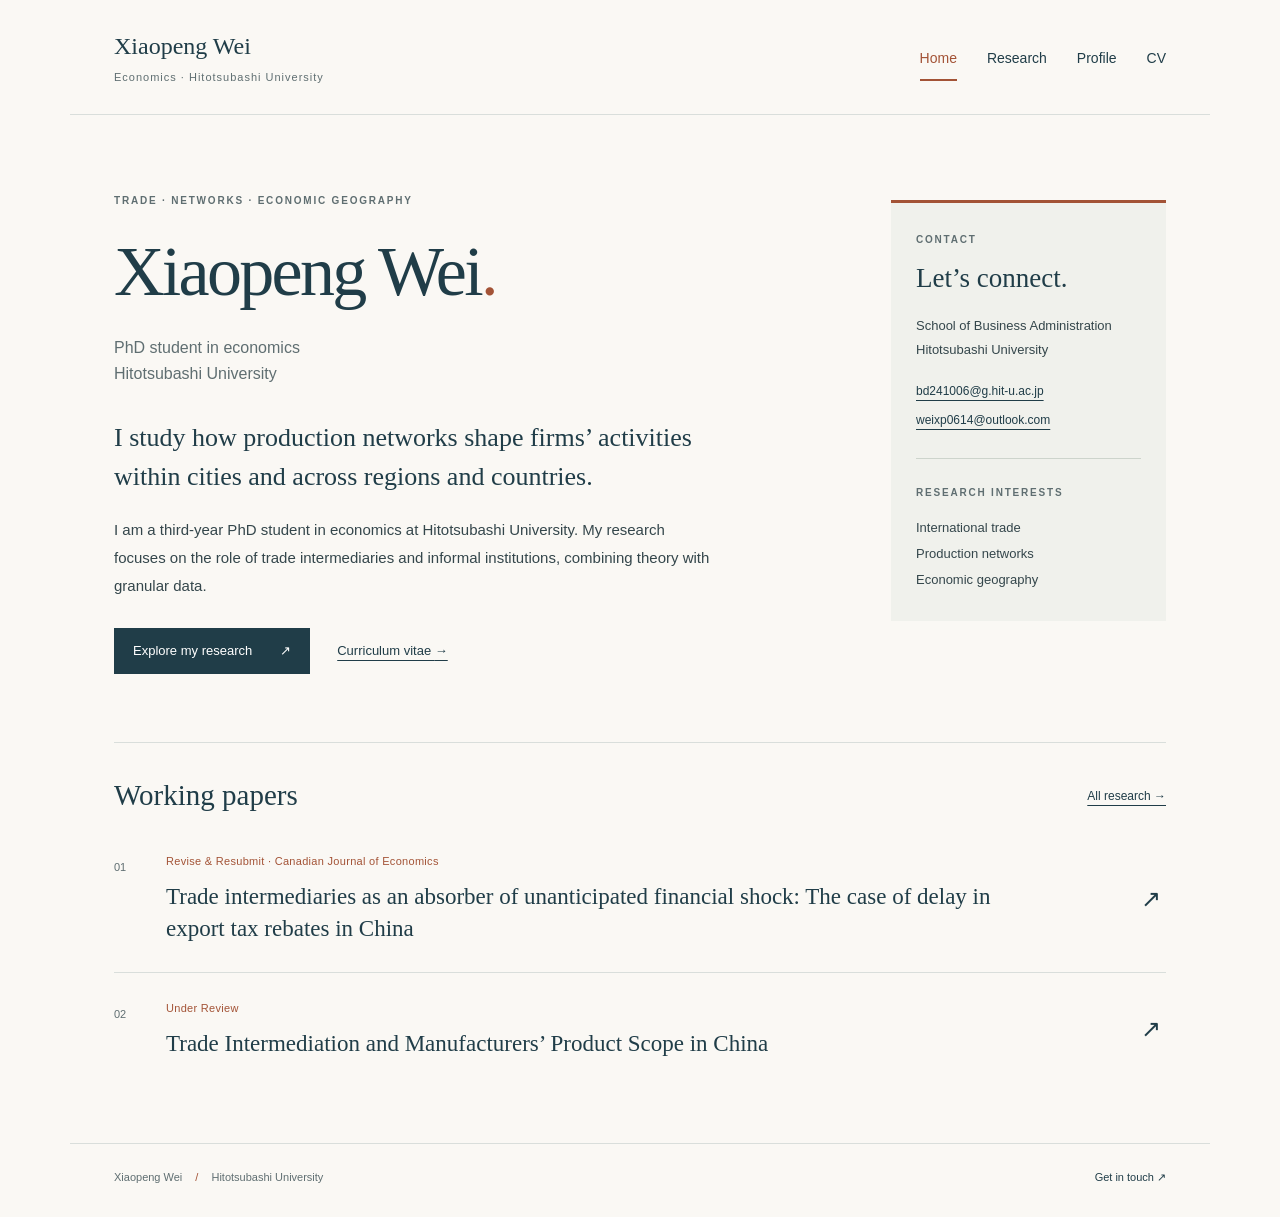
<file: index.html>
<!doctype html>
<html lang="en">
<head>
<meta charset="utf-8">
<meta name="viewport" content="width=device-width, initial-scale=1">
<title>Xiaopeng Wei | Economics · Hitotsubashi University</title>
<meta name="description" content="Xiaopeng Wei is a PhD student at Hitotsubashi University studying trade, production networks, and economic geography.">
<meta name="author" content="Xiaopeng Wei">
<meta name="theme-color" content="#203d48">
<meta property="og:type" content="website">
<meta property="og:title" content="Xiaopeng Wei | Economics · Hitotsubashi University">
<meta property="og:description" content="Xiaopeng Wei is a PhD student at Hitotsubashi University studying trade, production networks, and economic geography.">
<!-- SITE_URL_START -->
<link rel="canonical" href="https://weixiaopeng-trade.github.io/">
<meta property="og:url" content="https://weixiaopeng-trade.github.io/">
<!-- SITE_URL_END -->
<link rel="icon" href="favicon.svg" type="image/svg+xml">
<link rel="stylesheet" href="style.css">
<script type="application/ld+json">{"@context": "https://schema.org", "@type": "Person", "name": "Xiaopeng Wei", "jobTitle": "PhD student", "affiliation": {"@type": "CollegeOrUniversity", "name": "Hitotsubashi University"}, "knowsAbout": ["International trade", "Production networks", "Economic geography"]}</script>
</head>
<body>
<a class="skip" href="#main">Skip to content</a>
<header class="header wrap"><a class="wordmark" href="index.html">Xiaopeng Wei<span>Economics · Hitotsubashi University</span></a><nav aria-label="Main navigation"><a href="index.html" aria-current="page">Home</a><a href="research.html">Research</a><a href="profile.html">Profile</a><a href="cv.html">CV</a></nav></header>
<main id="main" class="wrap">
<section class="hero">
<div class="intro"><p class="eyebrow">Trade · Networks · Economic geography</p><h1>Xiaopeng Wei<span class="accent">.</span></h1><p class="position">PhD student in economics<br>Hitotsubashi University</p><p class="lead">I study how production networks shape firms’ activities within cities and across regions and countries.</p><p class="bio">I am a third-year PhD student in economics at Hitotsubashi University. My research focuses on the role of trade intermediaries and informal institutions, combining theory with granular data.</p><div class="actions"><a class="button" href="research.html">Explore my research <span aria-hidden="true">↗</span></a><a class="text-link" href="cv.html">Curriculum vitae <span aria-hidden="true">→</span></a></div></div>
<aside class="contact"><span class="eyebrow">Contact</span><h2>Let’s connect.</h2><p>School of Business Administration<br>Hitotsubashi University</p><a href="mailto:bd241006@g.hit-u.ac.jp">bd241006@g.hit-u.ac.jp</a><a href="mailto:weixp0614@outlook.com">weixp0614@outlook.com</a><div class="contact-rule"></div><span class="eyebrow">Research interests</span><ul><li>International trade</li><li>Production networks</li><li>Economic geography</li></ul></aside>
</section>
<section class="section"><div class="section-heading"><h2>Working papers</h2><a href="research.html">All research <span aria-hidden="true">→</span></a></div>
<article class="paper-row"><span class="paper-number">01</span><div><p class="status">Revise &amp; Resubmit · Canadian Journal of Economics</p><h3><a href="research.html#paper-2">Trade intermediaries as an absorber of unanticipated financial shock: The case of delay in export tax rebates in China</a></h3></div><a class="arrow" href="research.html#paper-2" aria-label="Read abstract: Trade intermediaries as an absorber of unanticipated financial shock: The case of delay in export tax rebates in China">↗</a></article><article class="paper-row"><span class="paper-number">02</span><div><p class="status">Under Review</p><h3><a href="research.html#paper-1">Trade Intermediation and Manufacturers’ Product Scope in China</a></h3></div><a class="arrow" href="research.html#paper-1" aria-label="Read abstract: Trade Intermediation and Manufacturers’ Product Scope in China">↗</a></article>
</section></main>
<footer class="wrap footer"><span>Xiaopeng Wei <span class="dot">/</span> Hitotsubashi University</span><a href="mailto:bd241006@g.hit-u.ac.jp">Get in touch <span aria-hidden="true">↗</span></a></footer>
</body></html>
</file>
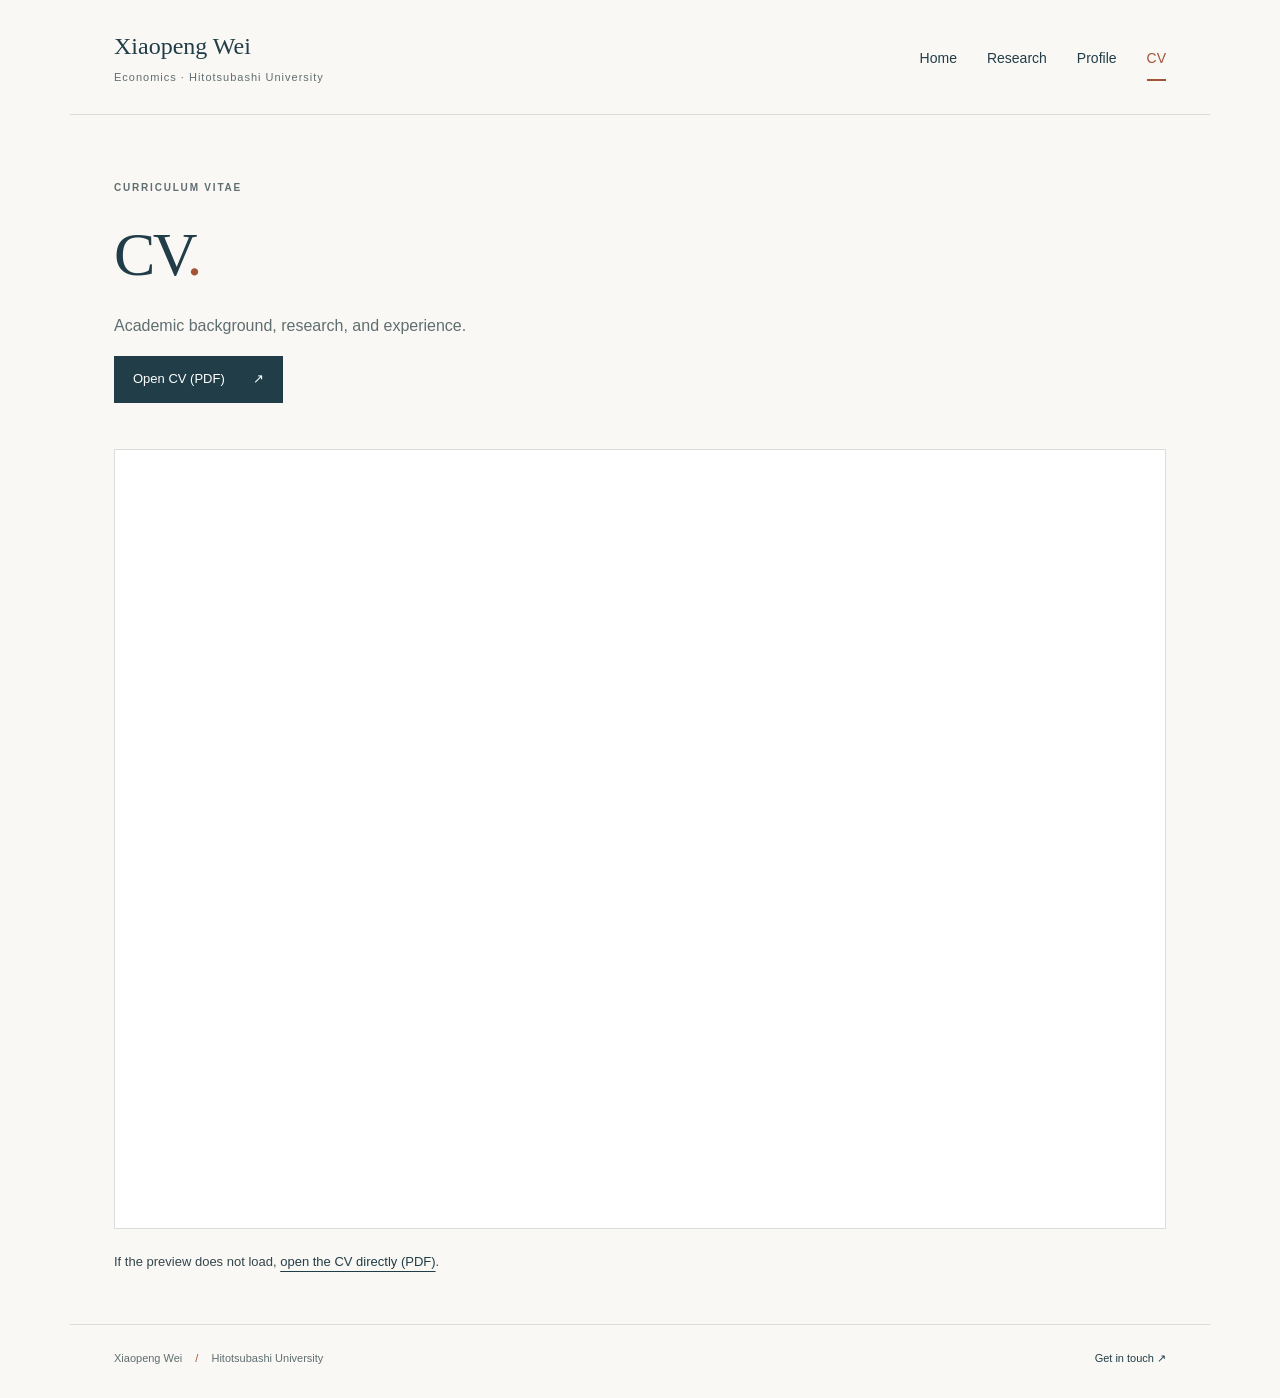
<file: cv.html>
<!doctype html>
<html lang="en">
<head>
<meta charset="utf-8">
<meta name="viewport" content="width=device-width, initial-scale=1">
<title>Curriculum Vitae | Xiaopeng Wei</title>
<meta name="description" content="View the academic curriculum vitae of Xiaopeng Wei at Hitotsubashi University.">
<meta name="author" content="Xiaopeng Wei">
<meta name="theme-color" content="#203d48">
<meta property="og:type" content="website">
<meta property="og:title" content="Curriculum Vitae | Xiaopeng Wei">
<meta property="og:description" content="View the academic curriculum vitae of Xiaopeng Wei at Hitotsubashi University.">
<!-- SITE_URL_START -->
<link rel="canonical" href="https://weixiaopeng-trade.github.io/cv.html">
<meta property="og:url" content="https://weixiaopeng-trade.github.io/cv.html">
<!-- SITE_URL_END -->
<link rel="icon" href="favicon.svg" type="image/svg+xml">
<link rel="stylesheet" href="style.css">
<script type="application/ld+json">{"@context": "https://schema.org", "@type": "Person", "name": "Xiaopeng Wei", "jobTitle": "PhD student", "affiliation": {"@type": "CollegeOrUniversity", "name": "Hitotsubashi University"}, "knowsAbout": ["International trade", "Production networks", "Economic geography"]}</script>
</head>
<body>
<a class="skip" href="#main">Skip to content</a>
<header class="header wrap"><a class="wordmark" href="index.html">Xiaopeng Wei<span>Economics · Hitotsubashi University</span></a><nav aria-label="Main navigation"><a href="index.html">Home</a><a href="research.html">Research</a><a href="profile.html">Profile</a><a href="cv.html" aria-current="page">CV</a></nav></header>
<main id="main" class="wrap">
<div class="page-title"><p class="eyebrow">Curriculum vitae</p><h1>CV<span class="accent">.</span></h1><p>Academic background, research, and experience.</p><a class="button" href="cv.pdf" target="_blank" rel="noopener">Open CV (PDF) <span aria-hidden="true">↗</span></a></div>
<section class="cv-panel" aria-label="Academic curriculum vitae"><iframe title="Academic CV of Xiaopeng Wei (PDF)" src="cv.pdf" loading="lazy"></iframe><p>If the preview does not load, <a href="cv.pdf">open the CV directly (PDF)</a>.</p></section></main>
<footer class="wrap footer"><span>Xiaopeng Wei <span class="dot">/</span> Hitotsubashi University</span><a href="mailto:bd241006@g.hit-u.ac.jp">Get in touch <span aria-hidden="true">↗</span></a></footer>
</body></html>
</file>
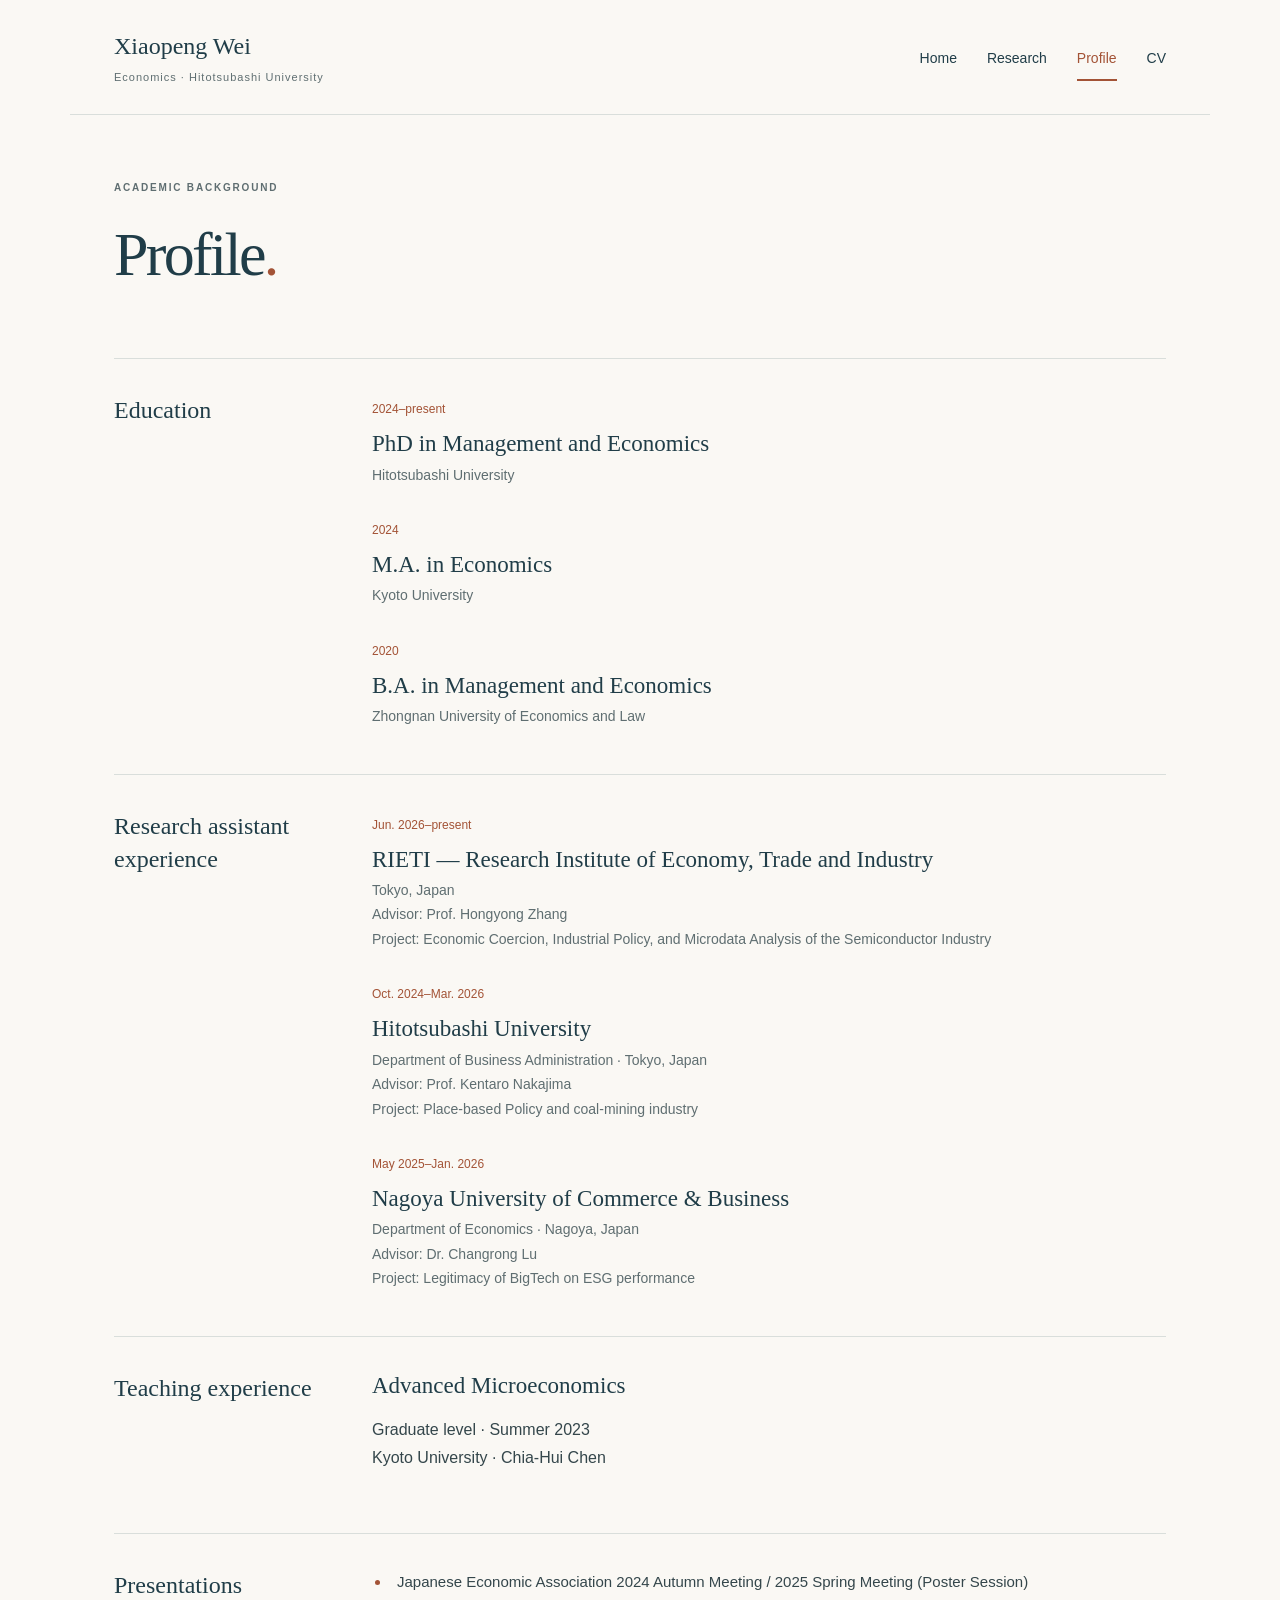
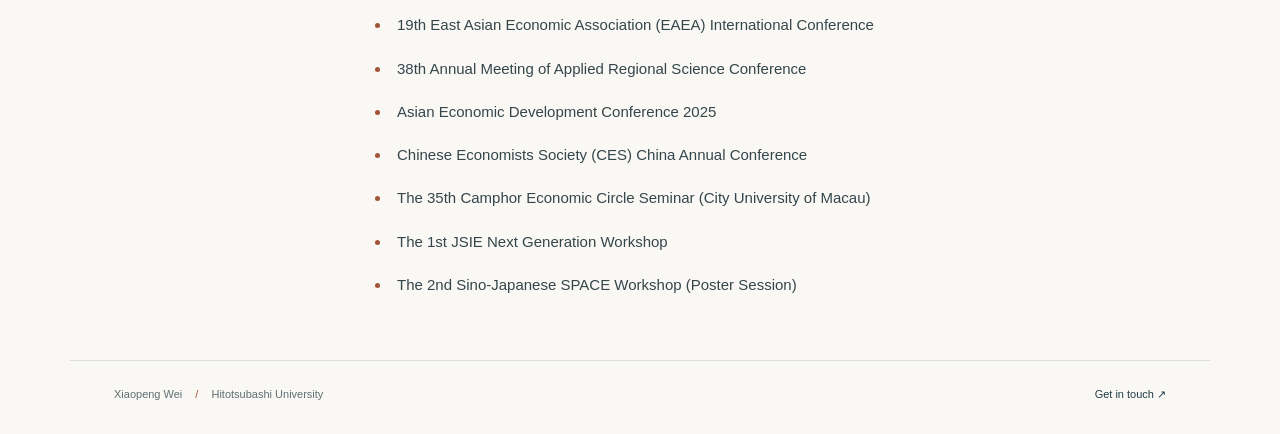
<file: profile.html>
<!doctype html>
<html lang="en">
<head>
<meta charset="utf-8">
<meta name="viewport" content="width=device-width, initial-scale=1">
<title>Profile | Xiaopeng Wei</title>
<meta name="description" content="Education, research assistant experience, teaching, and conference presentations of Xiaopeng Wei, PhD student at Hitotsubashi University.">
<meta name="author" content="Xiaopeng Wei">
<meta name="theme-color" content="#203d48">
<meta property="og:type" content="website">
<meta property="og:title" content="Profile | Xiaopeng Wei">
<meta property="og:description" content="Education, research assistant experience, teaching, and conference presentations of Xiaopeng Wei, PhD student at Hitotsubashi University.">
<!-- SITE_URL_START -->
<link rel="canonical" href="https://weixiaopeng-trade.github.io/profile.html">
<meta property="og:url" content="https://weixiaopeng-trade.github.io/profile.html">
<!-- SITE_URL_END -->
<link rel="icon" href="favicon.svg" type="image/svg+xml">
<link rel="stylesheet" href="style.css">
<script type="application/ld+json">{"@context": "https://schema.org", "@type": "Person", "name": "Xiaopeng Wei", "jobTitle": "PhD student", "affiliation": {"@type": "CollegeOrUniversity", "name": "Hitotsubashi University"}, "knowsAbout": ["International trade", "Production networks", "Economic geography"]}</script>
</head>
<body>
<a class="skip" href="#main">Skip to content</a>
<header class="header wrap"><a class="wordmark" href="index.html">Xiaopeng Wei<span>Economics · Hitotsubashi University</span></a><nav aria-label="Main navigation"><a href="index.html">Home</a><a href="research.html">Research</a><a href="profile.html" aria-current="page">Profile</a><a href="cv.html">CV</a></nav></header>
<main id="main" class="wrap">
<div class="page-title"><p class="eyebrow">Academic background</p><h1>Profile<span class="accent">.</span></h1></div>
<section class="split-section"><h2>Education</h2><div class="education"><article><span class="date">2024–present</span><h3>PhD in Management and Economics</h3><p>Hitotsubashi University</p></article><article><span class="date">2024</span><h3>M.A. in Economics</h3><p>Kyoto University</p></article><article><span class="date">2020</span><h3>B.A. in Management and Economics</h3><p>Zhongnan University of Economics and Law</p></article></div></section>
<section class="split-section"><h2>Research assistant experience</h2><div class="education">
<article><span class="date">Jun. 2026–present</span><h3>RIETI — Research Institute of Economy, Trade and Industry</h3><p>Tokyo, Japan<br>Advisor: Prof. Hongyong Zhang</p><p>Project: Economic Coercion, Industrial Policy, and Microdata Analysis of the Semiconductor Industry</p></article>
<article><span class="date">Oct. 2024–Mar. 2026</span><h3>Hitotsubashi University</h3><p>Department of Business Administration · Tokyo, Japan<br>Advisor: Prof. Kentaro Nakajima</p><p>Project: Place-based Policy and coal-mining industry</p></article>
<article><span class="date">May 2025–Jan. 2026</span><h3>Nagoya University of Commerce &amp; Business</h3><p>Department of Economics · Nagoya, Japan<br>Advisor: Dr. Changrong Lu</p><p>Project: Legitimacy of BigTech on ESG performance</p></article>
</div></section>
<section class="split-section"><h2>Teaching experience</h2><div><h3>Advanced Microeconomics</h3><p>Graduate level · Summer 2023<br>Kyoto University · Chia-Hui Chen</p></div></section>
<section class="split-section"><h2>Presentations</h2><ul class="presentations"><li>Japanese Economic Association 2024 Autumn Meeting / 2025 Spring Meeting (Poster Session)</li><li>19th East Asian Economic Association (EAEA) International Conference</li><li>38th Annual Meeting of Applied Regional Science Conference</li><li>Asian Economic Development Conference 2025</li><li>Chinese Economists Society (CES) China Annual Conference</li><li>The 35th Camphor Economic Circle Seminar (City University of Macau)</li><li>The 1st JSIE Next Generation Workshop</li><li>The 2nd Sino-Japanese SPACE Workshop (Poster Session)</li></ul></section></main>
<footer class="wrap footer"><span>Xiaopeng Wei <span class="dot">/</span> Hitotsubashi University</span><a href="mailto:bd241006@g.hit-u.ac.jp">Get in touch <span aria-hidden="true">↗</span></a></footer>
</body></html>
</file>
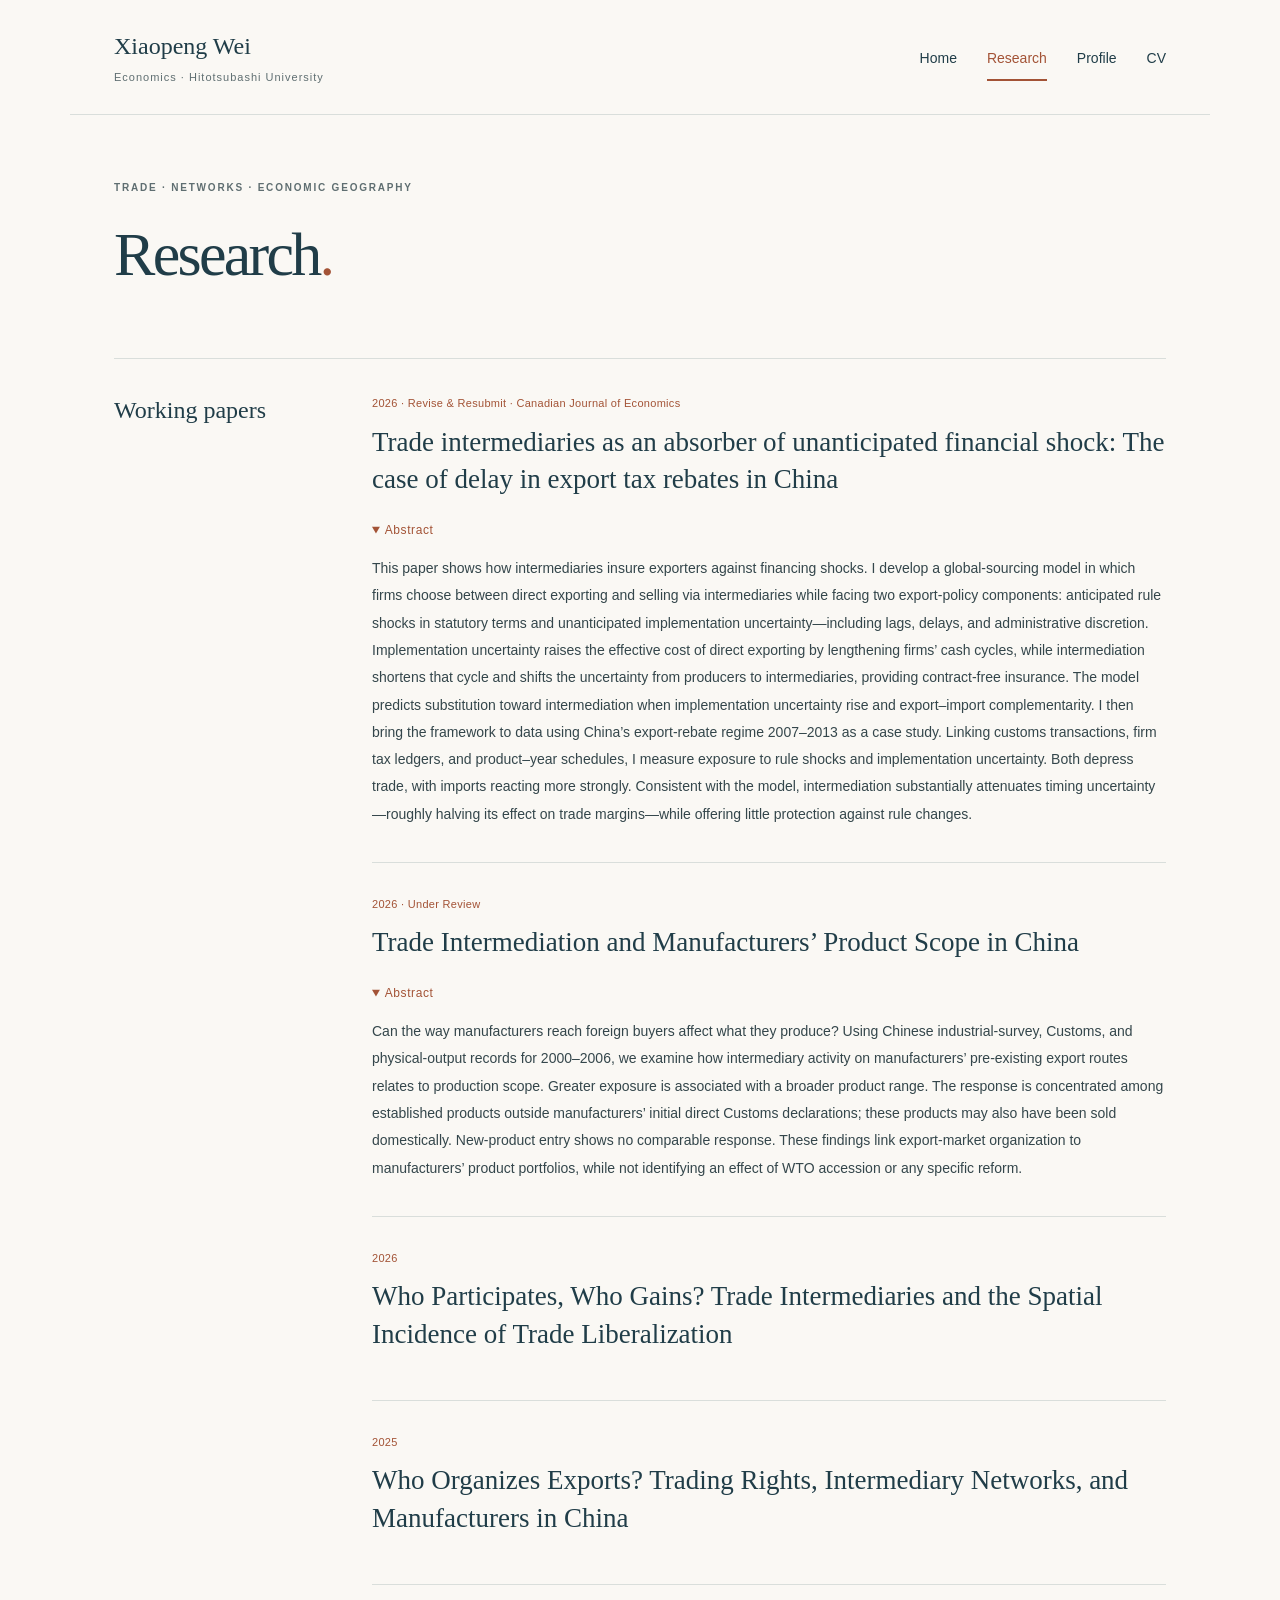
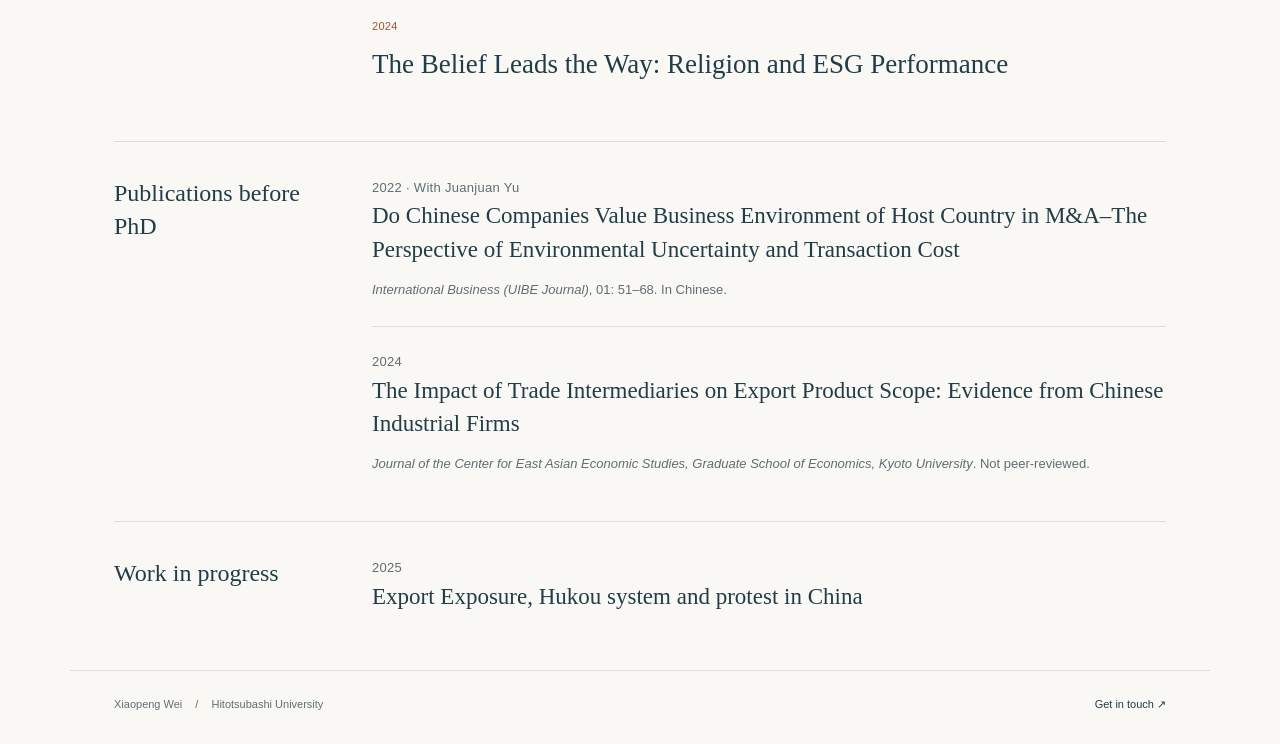
<file: research.html>
<!doctype html>
<html lang="en">
<head>
<meta charset="utf-8">
<meta name="viewport" content="width=device-width, initial-scale=1">
<title>Research | Xiaopeng Wei</title>
<meta name="description" content="Working papers and ongoing research by Xiaopeng Wei on trade intermediaries, firm scope, financial shocks, and production networks.">
<meta name="author" content="Xiaopeng Wei">
<meta name="theme-color" content="#203d48">
<meta property="og:type" content="website">
<meta property="og:title" content="Research | Xiaopeng Wei">
<meta property="og:description" content="Working papers and ongoing research by Xiaopeng Wei on trade intermediaries, firm scope, financial shocks, and production networks.">
<!-- SITE_URL_START -->
<link rel="canonical" href="https://weixiaopeng-trade.github.io/research.html">
<meta property="og:url" content="https://weixiaopeng-trade.github.io/research.html">
<!-- SITE_URL_END -->
<link rel="icon" href="favicon.svg" type="image/svg+xml">
<link rel="stylesheet" href="style.css">
<script type="application/ld+json">{"@context": "https://schema.org", "@type": "Person", "name": "Xiaopeng Wei", "jobTitle": "PhD student", "affiliation": {"@type": "CollegeOrUniversity", "name": "Hitotsubashi University"}, "knowsAbout": ["International trade", "Production networks", "Economic geography"]}</script>
</head>
<body>
<a class="skip" href="#main">Skip to content</a>
<header class="header wrap"><a class="wordmark" href="index.html">Xiaopeng Wei<span>Economics · Hitotsubashi University</span></a><nav aria-label="Main navigation"><a href="index.html">Home</a><a href="research.html" aria-current="page">Research</a><a href="profile.html">Profile</a><a href="cv.html">CV</a></nav></header>
<main id="main" class="wrap">
<div class="page-title"><p class="eyebrow">Trade · Networks · Economic geography</p><h1>Research<span class="accent">.</span></h1></div>
<section class="split-section"><h2>Working papers</h2><div><article class="paper" id="paper-2"><p class="status">2026 · Revise &amp; Resubmit · Canadian Journal of Economics</p><h3>Trade intermediaries as an absorber of unanticipated financial shock: The case of delay in export tax rebates in China</h3><details open><summary>Abstract</summary><p>This paper shows how intermediaries insure exporters against financing shocks. I develop a global-sourcing model in which firms choose between direct exporting and selling via intermediaries while facing two export-policy components: anticipated rule shocks in statutory terms and unanticipated implementation uncertainty—including lags, delays, and administrative discretion. Implementation uncertainty raises the effective cost of direct exporting by lengthening firms’ cash cycles, while intermediation shortens that cycle and shifts the uncertainty from producers to intermediaries, providing contract-free insurance. The model predicts substitution toward intermediation when implementation uncertainty rise and export–import complementarity. I then bring the framework to data using China’s export-rebate regime 2007–2013 as a case study. Linking customs transactions, firm tax ledgers, and product–year schedules, I measure exposure to rule shocks and implementation uncertainty. Both depress trade, with imports reacting more strongly. Consistent with the model, intermediation substantially attenuates timing uncertainty—roughly halving its effect on trade margins—while offering little protection against rule changes.</p></details></article><article class="paper" id="paper-1"><p class="status">2026 · Under Review</p><h3>Trade Intermediation and Manufacturers’ Product Scope in China</h3><details open><summary>Abstract</summary><p>Can the way manufacturers reach foreign buyers affect what they produce? Using Chinese industrial-survey, Customs, and physical-output records for 2000–2006, we examine how intermediary activity on manufacturers’ pre-existing export routes relates to production scope. Greater exposure is associated with a broader product range. The response is concentrated among established products outside manufacturers’ initial direct Customs declarations; these products may also have been sold domestically. New-product entry shows no comparable response. These findings link export-market organization to manufacturers’ product portfolios, while not identifying an effect of WTO accession or any specific reform.</p></details></article><article class="paper" id="paper-3"><p class="status">2026</p><h3>Who Participates, Who Gains? Trade Intermediaries and the Spatial Incidence of Trade Liberalization</h3></article><article class="paper" id="paper-4"><p class="status">2025</p><h3>Who Organizes Exports? Trading Rights, Intermediary Networks, and Manufacturers in China</h3></article><article class="paper" id="paper-5"><p class="status">2024</p><h3>The Belief Leads the Way: Religion and ESG Performance</h3></article></div></section>
<section class="split-section"><h2>Publications before PhD</h2><div><article class="wip"><p class="status">2022 · With Juanjuan Yu</p><h3>Do Chinese Companies Value Business Environment of Host Country in M&amp;A–The Perspective of Environmental Uncertainty and Transaction Cost</h3><p><em>International Business (UIBE Journal)</em>, 01: 51–68. In Chinese.</p></article><article class="wip"><p class="status">2024</p><h3>The Impact of Trade Intermediaries on Export Product Scope: Evidence from Chinese Industrial Firms</h3><p><em>Journal of the Center for East Asian Economic Studies, Graduate School of Economics, Kyoto University</em>. Not peer-reviewed.</p></article></div></section>
<section class="split-section"><h2>Work in progress</h2><div><article class="wip"><p class="status">2025</p><h3>Export Exposure, Hukou system and protest in China</h3></article></div></section></main>
<footer class="wrap footer"><span>Xiaopeng Wei <span class="dot">/</span> Hitotsubashi University</span><a href="mailto:bd241006@g.hit-u.ac.jp">Get in touch <span aria-hidden="true">↗</span></a></footer>
</body></html>
</file>
<file: style.css>
:root{--ink:#203d48;--text:#34464b;--muted:#5f6e71;--accent:#a35336;--paper:#faf8f4;--line:#d9dedb;--serif:Georgia,'Times New Roman',serif;--sans:-apple-system,BlinkMacSystemFont,'Segoe UI',Arial,sans-serif}*{box-sizing:border-box}html{scroll-behavior:smooth;scroll-padding-top:30px}body{margin:0;background:var(--paper);color:var(--text);font:16px/1.75 var(--sans);-webkit-font-smoothing:antialiased}a{color:var(--ink);text-decoration-thickness:1px;text-underline-offset:5px}a:hover{color:var(--accent)}a:focus-visible,summary:focus-visible{outline:3px solid var(--accent);outline-offset:6px}.wrap{max-width:1140px;margin:0 auto;padding-left:44px;padding-right:44px}.header{display:flex;align-items:center;justify-content:space-between;gap:32px;padding-top:31px;padding-bottom:28px;border-bottom:1px solid var(--line)}.wordmark{font-family:var(--serif);font-size:24px;line-height:1.25;text-decoration:none;white-space:nowrap}.wordmark span{display:block;margin-top:8px;font:11px/1.5 var(--sans);letter-spacing:1px;color:var(--muted)}nav{display:flex;gap:30px}nav a{font-size:14px;text-decoration:none;padding:8px 0}nav a[aria-current]{box-shadow:0 2px var(--accent);color:var(--accent)}.hero{display:grid;grid-template-columns:minmax(0,1fr) 275px;gap:72px;padding:77px 0 68px}.eyebrow{font-size:10px;letter-spacing:1.8px;text-transform:uppercase;font-weight:650;color:var(--muted);margin:0 0 20px}h1,h2,h3{font-family:var(--serif);font-weight:400;color:var(--ink);line-height:1.23}h1{font-size:70px;letter-spacing:-2.7px;margin:12px 0 20px}.accent{color:var(--accent)}h2{font-size:29px;margin:0 0 22px}h3{font-size:23px;margin:0 0 12px}.position{font-size:16px;line-height:1.6;color:var(--muted);margin:0 0 32px}.lead{font-family:var(--serif);font-size:26px;line-height:1.5;max-width:630px;margin:0 0 20px;color:var(--ink)}.bio{font-size:15px;line-height:1.85;max-width:600px;margin-bottom:28px}.actions{display:flex;align-items:center;gap:27px;flex-wrap:wrap}.button{display:inline-flex;align-items:center;gap:28px;padding:11px 18px;background:var(--ink);color:#fff;font-size:13px;text-decoration:none;border:1px solid var(--ink)}.button:hover{background:#34535e;color:white}.text-link{font-size:13px}.contact{border-top:3px solid var(--accent);background:#f0f1ec;padding:28px 25px;align-self:start;margin-top:8px}.contact .eyebrow{display:block;margin-bottom:14px}.contact h2{font-size:27px;margin-bottom:19px}.contact p{font-size:13px;line-height:1.8;margin-bottom:20px}.contact>a{font-size:12px;display:block;margin:8px 0;overflow-wrap:anywhere}.contact-rule{border-top:1px solid #cdd4cc;margin:27px 0 25px}.contact ul{list-style:none;padding:0;margin:0;font-size:13px;line-height:2}.section{border-top:1px solid var(--line);padding:35px 0 57px}.section-heading{display:flex;align-items:center;justify-content:space-between;gap:20px;margin-bottom:12px}.section-heading h2{margin:0}.section-heading>a{font-size:12px}.paper-row{display:grid;grid-template-columns:35px 1fr 25px;gap:17px;padding:26px 0;border-bottom:1px solid var(--line)}.paper-row:last-child{border-bottom:0}.paper-number{font-size:11px;color:var(--muted);padding-top:6px}.status{font-size:11px;letter-spacing:.3px;color:var(--accent);margin:0 0 10px}.paper-row h3{font-size:23px;max-width:840px;margin:0;line-height:1.4}.paper-row h3 a{text-decoration:none}.arrow{font-size:24px;text-decoration:none;align-self:center}.footer{display:flex;justify-content:space-between;gap:20px;padding-top:24px;padding-bottom:30px;border-top:1px solid var(--line);font-size:11px;color:var(--muted)}.footer a{text-decoration:none}.dot{margin:0 10px;color:var(--accent)}.page-title{padding:64px 0 46px}.page-title h1{font-size:62px;margin-bottom:20px}.page-title p:not(.eyebrow){color:var(--muted)}.split-section{display:grid;grid-template-columns:210px minmax(0,1fr);gap:48px;padding:35px 0 45px;border-top:1px solid var(--line)}.split-section>h2{font-size:24px;line-height:1.4}.paper{padding:0 0 34px;margin:0 0 32px;border-bottom:1px solid var(--line);scroll-margin-top:25px}.paper:last-child{padding-bottom:0;margin-bottom:0;border-bottom:0}.paper h3{font-size:27px;line-height:1.4}.paper details{margin-top:21px}.paper summary{cursor:pointer;color:var(--accent);font-size:12px;letter-spacing:.6px}.paper details p{font-size:14px;line-height:1.95;margin-bottom:0}.wip{padding:0 0 24px;margin:0 0 24px;border-bottom:1px solid var(--line)}.wip:last-child{border:0;margin:0;padding:0}.wip h3{font-size:23px;line-height:1.45}.wip p{font-size:13px;color:var(--muted);margin-bottom:0}.education article{padding-bottom:28px}.education article:last-child{padding-bottom:0}.education .date{font-size:12px;color:var(--accent)}.education h3{margin:8px 0 4px}.education p{margin:0;font-size:14px;color:var(--muted)}.presentations{margin:0;padding-left:19px}.presentations li{padding-left:6px;margin-bottom:17px;font-size:15px}.presentations li::marker{color:var(--accent)}.cv-panel{margin-bottom:50px}.cv-panel iframe{width:100%;height:780px;border:1px solid var(--line);background:white}.cv-panel p{font-size:13px}.skip{position:absolute;top:-80px;left:20px;padding:12px;background:white;z-index:10}.skip:focus{top:10px}@media(max-width:800px){.wrap{padding-left:28px;padding-right:28px}.hero{gap:35px;grid-template-columns:minmax(0,1fr) 235px}h1{font-size:57px}.lead{font-size:23px}.contact{padding:24px 19px}.split-section{grid-template-columns:160px minmax(0,1fr);gap:25px}nav{gap:22px}}@media(max-width:620px){.wrap{padding-left:23px;padding-right:23px}.header{display:block;padding-top:23px;padding-bottom:15px}.wordmark{font-size:22px}nav{margin-top:22px;gap:28px}nav a{font-size:13px}.hero{display:block;padding:42px 0 38px}h1{font-size:57px;letter-spacing:-2px}.eyebrow{font-size:9px;letter-spacing:1.3px}.lead{font-size:25px}.contact{margin-top:37px;padding:24px}.contact h2{font-size:26px}.actions{gap:22px}.section{padding:30px 0}.section-heading h2{font-size:27px}.paper-row{grid-template-columns:23px minmax(0,1fr);gap:10px}.paper-row h3{font-size:21px}.arrow{display:none}.page-title{padding:42px 0 30px}.page-title h1{font-size:53px}.split-section{display:block;padding:27px 0}.split-section>h2{font-size:24px;margin-bottom:28px}.paper h3{font-size:24px}.wip h3{font-size:22px}.footer{display:block;font-size:10px}.footer>a{display:block;margin-top:10px}.cv-panel iframe{height:570px}}@media(prefers-reduced-motion:reduce){html{scroll-behavior:auto}}@media print{nav,.actions,.footer,.skip{display:none}body{background:white}.wrap{max-width:none;padding:0}.header{padding-top:0}.hero{padding:25px 0}.page-title{padding:25px 0}.paper details{display:block}.cv-panel iframe{display:none}a{color:inherit}.contact{background:white}.split-section{break-inside:avoid}}
</file>
